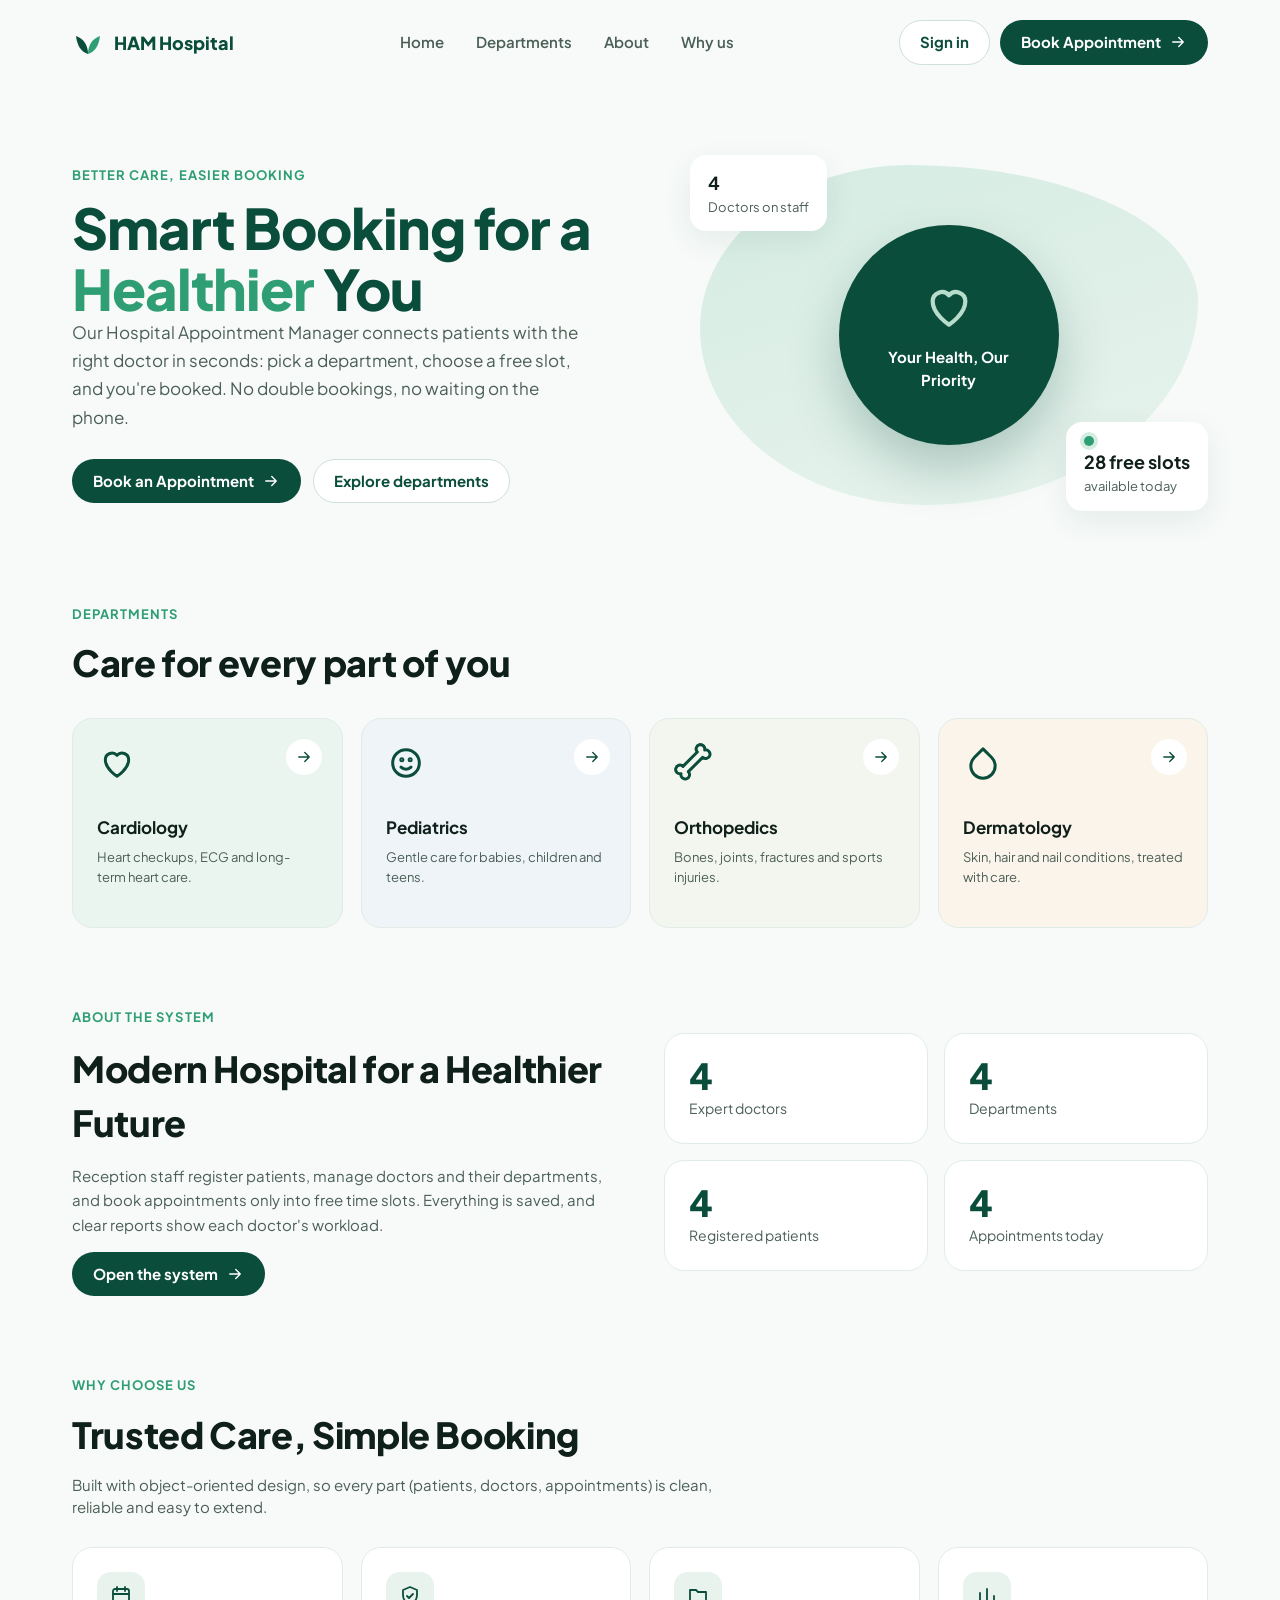
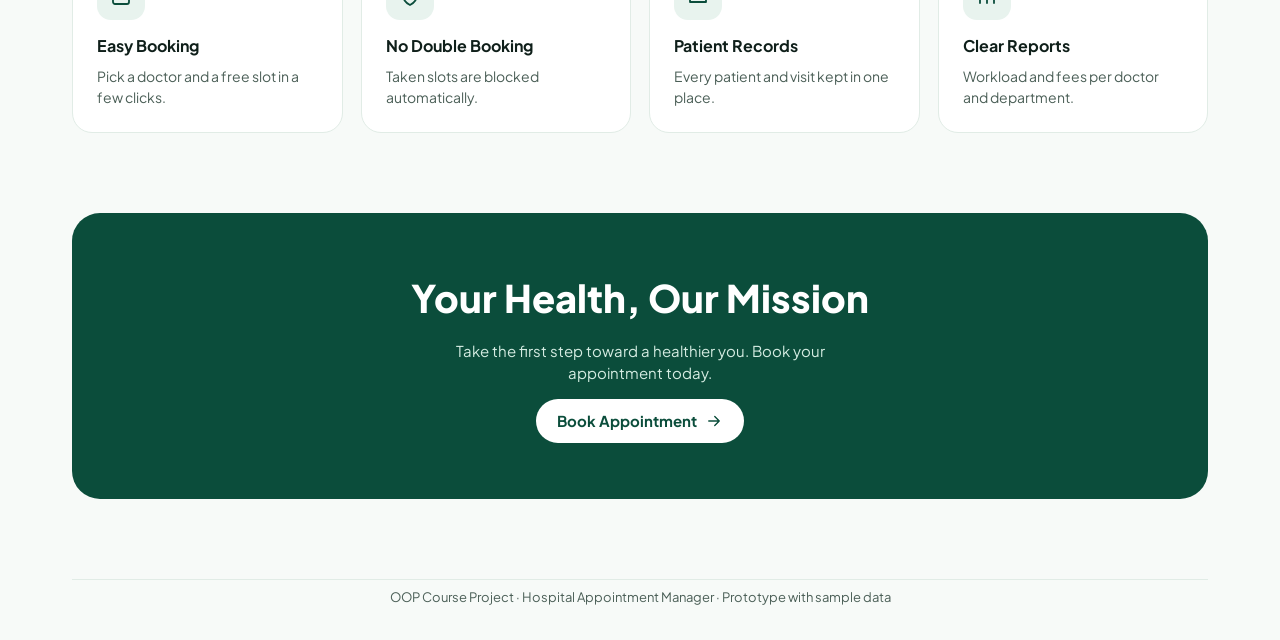
<file: index.html>
<!doctype html>
<html lang="en">
<head>
  <meta charset="utf-8">
  <meta name="viewport" content="width=device-width, initial-scale=1">
  <title>HAM Hospital – Hospital Appointment Manager</title>
  <link rel="icon" href="assets/images/logo.svg" type="image/svg+xml">
  <!-- Owner: Mohamed Hazem (Team Leader). Single page: the Router swaps what is inside #app. -->
  <link rel="preconnect" href="https://fonts.googleapis.com">
  <link rel="stylesheet" href="https://fonts.googleapis.com/css2?family=Plus+Jakarta+Sans:wght@400;500;600;700;800&family=Caveat:wght@600&display=swap">
  <link rel="stylesheet" href="css/theme.css">
  <link rel="stylesheet" href="css/animations.css">
  <link rel="stylesheet" href="css/responsive.css">
  <link rel="stylesheet" href="css/views/home.css">
  <link rel="stylesheet" href="css/views/auth.css">
  <link rel="stylesheet" href="css/views/dashboard.css">
  <link rel="stylesheet" href="css/views/patients.css">
  <link rel="stylesheet" href="css/views/doctors.css">
  <link rel="stylesheet" href="css/views/booking.css">
  <link rel="stylesheet" href="css/views/reports.css">
  <link rel="stylesheet" href="css/views/stats.css">
</head>
<body>
  <div id="layout" class="layout">
    <aside id="sidebar" class="sidebar" hidden></aside>
    <main id="app" class="app" tabindex="-1">Loading…</main>
  </div>
  <div id="toast-root" aria-live="polite"></div>
  <div id="modal-root"></div>
  <script type="module" src="js/app.js"></script>
</body>
</html>
</file>
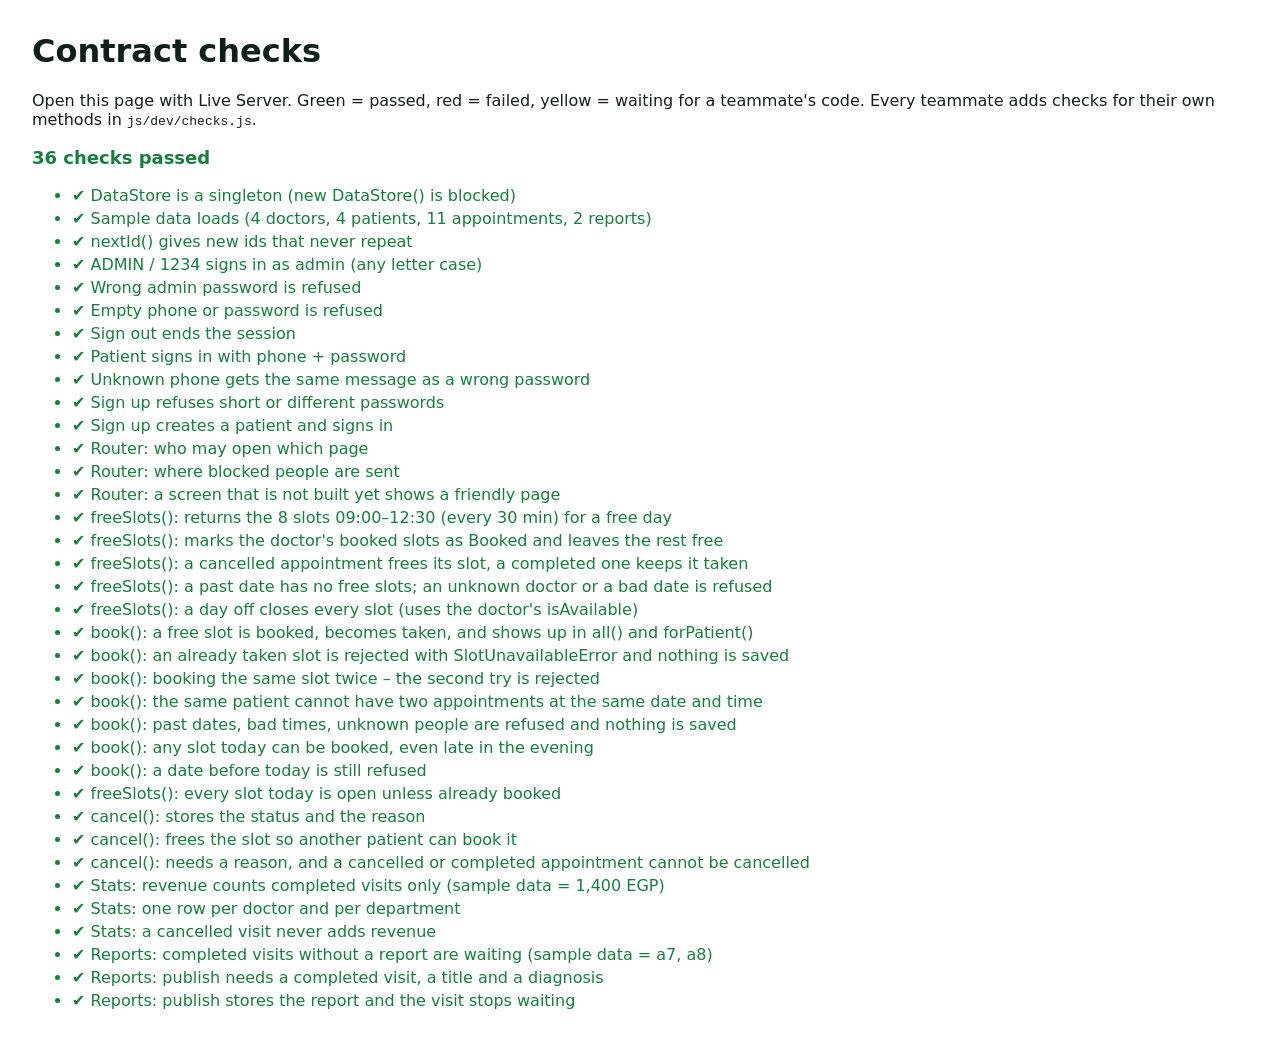
<file: tests.html>
<!doctype html>
<html lang="en">
<head>
  <meta charset="utf-8">
  <title>HAM – contract checks</title>
  <link rel="icon" href="assets/images/logo.svg" type="image/svg+xml">
  <style>
    body { font-family: system-ui, sans-serif; margin: 32px; color: #0F1F1A; }
    li { margin: 4px 0; } .pass { color: #15803D; } .fail { color: #B91C1C; font-weight: 700; } .wait { color: #92400E; }
    #summary { font-size: 18px; font-weight: 700; }
  </style>
</head>
<body>
  <h1>Contract checks</h1>
  <p>Open this page with Live Server. Green = passed, red = failed, yellow = waiting for a teammate's code. Every teammate adds checks for their own methods in <code>js/dev/checks.js</code>.</p>
  <p id="summary">Running…</p>
  <ul id="results"></ul>
  <script type="module" src="js/dev/checks.js"></script>
</body>
</html>
</file>
<file: css/theme.css>
/* Owner: Mohammed Wagdy Abdellalem (GUI general)
   The look of the whole app: colours, fonts, the page layout, the sidebar and the shared
   pieces (buttons, inputs, cards, badges, messages). Screens add their own file in css/views/.
   Colours and fonts come from the prototype. Other screens read these variables
   (--green, --mint, --ink …) and keep a fallback of their own. */

:root {
  /* Colours */
  --green: #0b4d3b;        /* main brand colour: buttons, sidebar, headings */
  --green-dark: #083b2d;   /* hover on green buttons */
  --green-mid: #0e7a52;
  --green-soft: #2f9e74;
  --mint: #e8f3ee;         /* light green backgrounds */
  --mint-deep: #d5ece2;
  --ink: #0f1f1a;          /* body text */
  --muted: #4b5f57;        /* secondary text (passes 4.5:1 on white) */
  --line: #e1ece6;         /* borders */
  --field-line: #cfe0d8;   /* input borders */
  --card: #ffffff;
  --page: #f7faf8;         /* page background */
  --ok: #15803d;
  --warn: #b45309;
  --danger: #b91c1c;

  /* Shape and type */
  --radius: 16px;
  --radius-small: 10px;
  --shadow: 0 10px 30px rgba(11, 77, 59, 0.08);
  --font: 'Plus Jakarta Sans', system-ui, -apple-system, 'Segoe UI', sans-serif;
  --sidebar-width: 248px;
}

/* ---------- Base ---------- */
*, *::before, *::after { box-sizing: border-box; }
html { -webkit-text-size-adjust: 100%; }
body {
  margin: 0;
  font-family: var(--font);
  font-size: 15px;
  line-height: 1.5;
  color: var(--ink);
  background: var(--page);
}
img { max-width: 100%; display: block; }
a { color: var(--green); }
a:hover { color: var(--green-dark); }
button, input, select, textarea { font: inherit; color: inherit; }
[hidden] { display: none !important; }
:focus-visible { outline: 3px solid rgba(47, 158, 116, 0.55); outline-offset: 2px; }

/* ---------- Layout: sidebar (after sign in) + the page ---------- */
.layout { display: flex; min-height: 100vh; }
.app { flex: 1 1 auto; min-width: 0; outline: none; }

/* ---------- Sidebar (Wagdy's Sidebar.js) ---------- */
.sidebar {
  position: sticky;
  top: 0;
  height: 100vh;
  width: var(--sidebar-width);
  flex: 0 0 var(--sidebar-width);
  display: flex;
  flex-direction: column;
  gap: 24px;
  padding: 24px 16px;
  background: var(--card);
  border-right: 1px solid var(--line);
  overflow-y: auto;
}
.sidebar__brand { display: flex; align-items: center; gap: 10px; padding: 0 8px; font-size: 17px; color: var(--green); }
.sidebar__nav ul { list-style: none; margin: 0; padding: 0; display: flex; flex-direction: column; gap: 4px; }
.sidebar__link {
  display: flex;
  align-items: center;
  min-height: 44px;
  padding: 10px 14px;
  border-radius: 12px;
  color: var(--muted);
  font-weight: 600;
  text-decoration: none;
  transition: background-color 0.2s ease, color 0.2s ease;
}
.sidebar__link:hover { background: var(--mint); color: var(--green); }
.sidebar__link.is-active { background: var(--green); color: #fff; }
.sidebar__user { margin-top: auto; display: flex; flex-direction: column; gap: 10px; padding: 14px; border-radius: 14px; background: var(--mint); }
.sidebar__user p { margin: 0; font-size: 13px; color: var(--muted); }
.sidebar__user strong { color: var(--ink); }
.sidebar__role { display: inline-block; margin-left: 4px; padding: 1px 8px; border-radius: 999px; background: #fff; color: var(--green); font-size: 11px; font-weight: 700; }

/* ---------- Buttons ---------- */
.btn {
  display: inline-flex;
  align-items: center;
  justify-content: center;
  gap: 8px;
  min-height: 44px;
  padding: 10px 20px;
  border: 1px solid transparent;
  border-radius: 999px;
  background: var(--green);
  color: #fff;
  font-weight: 700;
  text-decoration: none;
  cursor: pointer;
  transition: transform 0.18s ease, box-shadow 0.25s ease, background-color 0.25s ease;
}
.btn:hover { background: var(--green-dark); color: #fff; transform: translateY(-1px); box-shadow: 0 8px 18px rgba(11, 77, 59, 0.18); }
.btn:active { transform: translateY(0); }
.btn--ghost { background: #fff; color: var(--green); border-color: var(--field-line); }
.btn--ghost:hover { background: var(--mint); color: var(--green); }
.btn--light { background: #fff; color: var(--green); }
.btn--light:hover { background: var(--mint); color: var(--green); }
.btn--danger { background: var(--danger); }
.btn[disabled] { opacity: 0.5; cursor: not-allowed; transform: none; box-shadow: none; }

/* ---------- Form fields ---------- */
.field { display: flex; flex-direction: column; gap: 6px; }
.field label { font-size: 13px; font-weight: 700; }
.input, .select, .textarea {
  width: 100%;
  min-height: 44px;
  padding: 10px 14px;
  border: 1px solid var(--field-line);
  border-radius: 12px;
  background: #fff;
}
.input:focus, .select:focus, .textarea:focus { outline: none; border-color: var(--green); box-shadow: 0 0 0 3px rgba(11, 77, 59, 0.12); }

/* ---------- Cards, badges, small text ---------- */
.card { background: var(--card); border: 1px solid var(--line); border-radius: var(--radius); padding: 20px; box-shadow: var(--shadow); }
.badge { display: inline-flex; align-items: center; padding: 3px 10px; border-radius: 999px; font-size: 12px; font-weight: 700; background: var(--mint); color: var(--green); }
.badge--scheduled { background: #e6eef7; color: #1d4ed8; }
.badge--completed { background: #e3f4ea; color: var(--ok); }
.badge--cancelled { background: #f1f3f2; color: #4b5563; }
.muted { color: var(--muted); }

/* ---------- Messages (Toast / Modal roots) ---------- */
#toast-root { position: fixed; top: 16px; right: 16px; z-index: 100; display: flex; flex-direction: column; gap: 8px; }
#modal-root:empty { display: none; }

/* ---------- Phones ---------- */
@media (max-width: 860px) {
  .layout { flex-direction: column; }
  .sidebar {
    position: static;
    height: auto;
    width: 100%;
    flex: none;
    gap: 12px;
    border-right: 0;
    border-bottom: 1px solid var(--line);
  }
  .sidebar__nav ul { flex-direction: row; flex-wrap: wrap; }
  .sidebar__user { flex-direction: row; align-items: center; justify-content: space-between; margin-top: 0; }
}

@media (prefers-reduced-motion: reduce) {
  *, *::before, *::after { animation: none !important; transition: none !important; }
}
</file>
<file: css/animations.css>
/* Owner: Belal Mohamed Ahmed (GUI general) – animations, Toast and Modal styles */
@keyframes fadeUp   {from{opacity:0;transform:translateY(18px)}to{opacity:1;transform:none}}
@keyframes pop      {0%{opacity:0;transform:scale(.88)}70%{transform:scale(1.03)}100%{opacity:1;transform:scale(1)}}
@keyframes slideDown{from{opacity:0;transform:translateY(-24px)}to{opacity:1;transform:none}}
@keyframes float    {0%,100%{transform:translateY(0)}50%{transform:translateY(-10px)}}
@keyframes grow     {from{transform:scaleX(0)}to{transform:scaleX(1)}}
@keyframes pulse    {0%,100%{transform:scale(1)}50%{transform:scale(1.08)}}
@keyframes ripple   {to{transform:scale(4);opacity:0}}
@keyframes morph    {0%,100%{border-radius:60% 40% 55% 45%/50% 55% 45% 50%}
                     50%{border-radius:42% 58% 40% 60%/58% 42% 58% 42%}}
@keyframes fadeOut  {to{opacity:0;transform:translateY(-10px)}}

.anim-fadeUp{animation:fadeUp .55s cubic-bezier(.2,.7,.2,1) both}
.anim-pop{animation:pop .35s ease-out both}
.anim-slideDown{animation:slideDown .4s ease-out both}
.anim-float{animation:float 4s ease-in-out infinite}
.anim-grow{transform-origin:left;animation:grow .8s ease-out both}
.anim-pulse{animation:pulse 2.2s ease-in-out infinite}
.anim-morph{animation:morph 9s ease-in-out infinite}

/* buttons: ripple + press down, cards: hover lift */
button,.btn{position:relative;overflow:hidden;transition:transform .12s,box-shadow .2s}
button:active,.btn:active{transform:scale(.96)}
.ripple-dot{position:absolute;width:20px;height:20px;border-radius:50%;background:currentColor;
  opacity:.28;transform:scale(0);animation:ripple .6s ease-out forwards;pointer-events:none}
.card,.lift{transition:transform .25s,box-shadow .25s}
.card:hover,.lift:hover{transform:translateY(-4px);box-shadow:0 12px 28px rgba(11,79,60,.12)}

/* reduce motion */
@media (prefers-reduced-motion:reduce){
  *,*::before,*::after{animation-duration:.001ms!important;animation-iteration-count:1!important;
    transition-duration:.001ms!important;scroll-behavior:auto!important}
}

/* ---- Toast ---- */
#toast-root{position:fixed;top:16px;left:50%;right:auto;transform:translateX(-50%);z-index:2000;display:flex;flex-direction:column;gap:8px;width:min(520px,92vw);pointer-events:none}
.toast{pointer-events:auto}
.toast{display:flex;justify-content:space-between;align-items:center;gap:12px;padding:12px 16px;border-radius:12px;font-size:.9rem;border:1px solid}
.toast-ok{background:#eafaf1;color:#0b6b3a;border-color:#bfe8d2}
.toast-err{background:#fdecea;color:#b3261e;border-color:#f5c2be}
.toast-x{background:none;border:0;color:inherit;font-size:1.2rem;cursor:pointer;padding:0 4px;line-height:1}

/* ---- Modal ---- */
.modal-backdrop{position:fixed;inset:0;background:rgba(5,15,12,.65);display:flex;align-items:center;justify-content:center;z-index:1500;padding:16px}
.modal-box{position:relative;background:#fff;color:var(--ink,#0d2a22);border-radius:20px;padding:24px;max-width:720px;width:100%;max-height:90vh;overflow:auto;outline:none}
.modal-box.modal-dark{background:#0f1f1a;color:#fff;padding:0}
.modal-x{position:absolute;top:12px;right:12px;width:34px;height:34px;border-radius:50%;border:0;background:#eef3f0;color:#0d2a22;font-size:1.2rem;cursor:pointer;z-index:2}
.modal-dark .modal-x{background:#fff}
/* dialogs that already draw their own card (Malak's CancelDialog .cd) fit the Modal box */
.modal-box:has(> .cd){max-width:460px;padding:0}
.modal-box > .cd{max-width:none;padding-top:28px}
</file>
<file: css/responsive.css>
/* Owner: Belal Mohamed Ahmed (GUI general) – phone layout
   Rules that help EVERY screen on phones and touch screens. Each screen's own CSS
   (home.css, booking.css, stats.css …) still handles its own grid; this file only adds
   what all of them need, using the real class names from our app. */

/* Touch screens have no hover: don't leave cards "lifted" after a tap (animations.css). */
@media (hover: none) {
  .card:hover, .lift:hover { transform: none; box-shadow: none; }
}

@media (max-width: 860px) {
  /* Long names or e-mails wrap instead of pushing the page wider than the phone. */
  .app h1, .app h2, .app p, .app td, .app label { overflow-wrap: anywhere; }
  .app img, .app svg { max-width: 100%; height: auto; }
}

@media (max-width: 720px) {
  /* 16px text in fields stops iPhones from zooming in when you tap a field. */
  .app input, .app select, .app textarea { font-size: 16px; }

  /* Dialogs become a sheet at the bottom of the screen, easy to reach with a thumb. */
  .modal-backdrop { align-items: flex-end; padding: 0; }
  .modal-box { max-width: none !important; border-radius: 20px 20px 0 0; max-height: 88vh; }
  .modal-box > .cd { border-radius: 20px 20px 0 0; padding-bottom: 28px; }

  /* Messages use the full width at the top. */
  #toast-root { top: 10px; width: calc(100vw - 20px); }
}

@media (max-width: 480px) {
  .modal-box { padding: 16px; }
  .modal-box:has(> .cd) { padding: 0; }
  /* Buttons in a row of actions stack and fill the width, so they are easy to tap. */
  .cd__actions { flex-direction: column-reverse; }
  .cd__actions .ap-btn { width: 100%; }
}
</file>
<file: css/views/home.css>
/* Owner: Mohammed Wagdy Abdellalem & Belal Mohamed Ahmed (GUI general) – Home page.
   Every class starts with home- so nothing clashes with other screens.
   Colours come from theme.css (--green, --mint …). */

.home {
  max-width: 1200px;
  margin: 0 auto;
  padding: 20px 32px 32px;
  display: flex;
  flex-direction: column;
  gap: 80px;
}
.home h1, .home h2, .home h3, .home p { margin: 0; }
.home-icon { flex: none; }

/* ---------- Menu ---------- */
.home-nav { display: flex; align-items: center; justify-content: space-between; gap: 16px; flex-wrap: wrap; }
.home-brand { display: flex; align-items: center; gap: 10px; font-size: 18px; font-weight: 800; color: var(--green); text-decoration: none; }
.home-nav__links { display: flex; gap: 4px; flex-wrap: wrap; }
.home-nav__links button {
  min-height: 44px; padding: 8px 14px; border: 0; border-radius: 999px; background: transparent;
  color: var(--muted); font-weight: 600; cursor: pointer;
}
.home-nav__links button:hover { background: var(--mint); color: var(--green); }
.home-nav__actions { display: flex; gap: 10px; flex-wrap: wrap; }

/* ---------- Hero ---------- */
.home-hero { display: grid; grid-template-columns: 1.1fr 1fr; gap: 48px; align-items: center; scroll-margin-top: 20px; }
.home-eyebrow { color: var(--green-soft); font-weight: 700; font-size: 13px; letter-spacing: 0.08em; text-transform: uppercase; }
.home-hero h1 { margin-top: 12px; font-size: clamp(34px, 5vw, 56px); line-height: 1.08; letter-spacing: -0.02em; color: var(--green); font-weight: 800; }
.home-hero h1 span { color: var(--green-soft); }
.home-lead { margin-top: 18px; max-width: 520px; color: var(--muted); font-size: 17px; line-height: 1.65; }
.home-hero__actions { margin-top: 28px; display: flex; gap: 12px; flex-wrap: wrap; }

.home-hero__art { position: relative; min-height: 380px; }
.home-hero__blob {
  position: absolute; inset: 20px 10px;
  border-radius: 42% 58% 55% 45% / 48% 40% 60% 52%;
  background: linear-gradient(160deg, var(--mint-deep), var(--mint));
  animation: home-morph 9s ease-in-out infinite;
}
.home-hero__badge {
  position: absolute; inset: 0; margin: auto; width: 220px; height: 220px;
  display: flex; flex-direction: column; align-items: center; justify-content: center; gap: 12px; text-align: center;
  border-radius: 50%; background: var(--green); color: #fff; font-weight: 700; padding: 24px;
  box-shadow: 0 24px 50px rgba(11, 77, 59, 0.25);
}
.home-hero__badge .home-icon { color: #b8dccb; }
.home-float {
  position: absolute; display: flex; flex-direction: column; gap: 2px;
  padding: 14px 18px; border-radius: 16px; background: #fff; box-shadow: var(--shadow);
  font-size: 13px; color: var(--muted); animation: home-float 4.5s ease-in-out infinite;
  z-index: 2;
}
.home-float strong { font-size: 18px; color: var(--ink); }
.home-float--a { top: 10px; left: 0; }
.home-float--b { bottom: 14px; right: 0; animation-delay: -2s; }
.home-dot { width: 10px; height: 10px; border-radius: 50%; background: var(--green-soft); box-shadow: 0 0 0 4px rgba(47, 158, 116, 0.2); }

/* ---------- Sections ---------- */
.home-section { display: flex; flex-direction: column; gap: 12px; scroll-margin-top: 20px; }
.home-section h2 { font-size: clamp(26px, 3.4vw, 36px); letter-spacing: -0.01em; font-weight: 800; }
.home-section__lead { max-width: 640px; color: var(--muted); }

/* Departments */
.home-depts { list-style: none; margin: 16px 0 0; padding: 0; display: grid; grid-template-columns: repeat(auto-fill, minmax(220px, 1fr)); gap: 18px; }
.home-dept {
  position: relative; width: 100%; height: 100%; min-height: 210px; padding: 24px;
  display: flex; flex-direction: column; align-items: flex-start; gap: 8px; text-align: left;
  border: 1px solid var(--line); border-radius: 20px; background: var(--tint, var(--mint)); cursor: pointer;
  transition: transform 0.3s cubic-bezier(0.2, 0.8, 0.2, 1), box-shadow 0.3s;
}
.home-dept:hover { transform: translateY(-6px); box-shadow: 0 18px 36px rgba(11, 77, 59, 0.12); }
.home-dept__icon { color: var(--green); margin-bottom: 18px; }
.home-dept__name { font-size: 17px; font-weight: 700; color: var(--ink); }
.home-dept__text { color: var(--muted); font-size: 13px; line-height: 1.5; }
.home-dept__go { position: absolute; top: 20px; right: 20px; width: 36px; height: 36px; display: grid; place-items: center; border-radius: 50%; background: #fff; color: var(--green); }

/* About */
.home-about { flex-direction: row; flex-wrap: wrap; align-items: center; gap: 48px; }
.home-about__text { flex: 1 1 380px; display: flex; flex-direction: column; gap: 14px; align-items: flex-start; }
.home-about__text p:not(.home-eyebrow) { color: var(--muted); line-height: 1.65; }
.home-stats { flex: 1 1 380px; display: grid; grid-template-columns: repeat(2, 1fr); gap: 16px; }
.home-stat { display: flex; flex-direction: column; gap: 4px; padding: 24px; border-radius: 20px; background: #fff; border: 1px solid var(--line); }
.home-stat strong { font-size: 36px; font-weight: 800; color: var(--green); line-height: 1; }
.home-stat span { color: var(--muted); font-size: 14px; }

/* Why us */
.home-reasons { list-style: none; margin: 16px 0 0; padding: 0; display: grid; grid-template-columns: repeat(auto-fill, minmax(220px, 1fr)); gap: 18px; }
.home-reason { display: flex; flex-direction: column; gap: 8px; padding: 24px; border-radius: 20px; background: #fff; border: 1px solid var(--line); }
.home-reason__icon { width: 48px; height: 48px; display: grid; place-items: center; border-radius: 14px; background: var(--mint); color: var(--green); margin-bottom: 6px; }
.home-reason h3 { font-size: 16px; }
.home-reason p { color: var(--muted); font-size: 14px; }

/* Call to action + footer */
.home-cta {
  display: flex; flex-direction: column; align-items: center; gap: 14px; text-align: center;
  padding: 56px 24px; border-radius: 28px; background: var(--green); color: #fff;
}
.home-cta h2 { font-size: clamp(26px, 3.4vw, 38px); font-weight: 800; }
.home-cta p { color: #d5ece2; max-width: 460px; }
.home-footer { text-align: center; color: var(--muted); font-size: 13px; padding-top: 8px; border-top: 1px solid var(--line); }

/* ---------- Motion ---------- */
@keyframes home-float { 0%, 100% { transform: translateY(0); } 50% { transform: translateY(-10px); } }
@keyframes home-morph {
  0%, 100% { border-radius: 42% 58% 55% 45% / 48% 40% 60% 52%; }
  50% { border-radius: 58% 42% 45% 55% / 40% 58% 42% 60%; }
}

/* ---------- Phones ---------- */
@media (max-width: 860px) {
  .home { padding: 16px; gap: 56px; }
  .home-hero { grid-template-columns: 1fr; }
  .home-hero__art { min-height: 300px; }
  .home-hero__badge { width: 170px; height: 170px; font-size: 13px; }
  .home-nav__links { order: 3; width: 100%; }
}
</file>
<file: css/views/auth.css>
/* Owner: Nourhan Alaa Eldin & Rotage Waleed Ahmed (Login & Dashboard) – Sign in and Create account screens.
   Every class starts with "auth" so nothing clashes with other screens. */

.auth {
  --auth-green: #0b4d3b;
  --auth-mint: #e8f3ee;
  --auth-ink: #10231c;
  --auth-muted: #5b6b65;
  --auth-line: #e3ebe7;
  --auth-field: #f6f8f7;
  --auth-danger: #b42323;

  min-height: 100vh;
  display: grid;
  place-items: center;
  padding: 32px 20px;
  box-sizing: border-box;
  color: var(--auth-ink);
  font-family: 'Plus Jakarta Sans', system-ui, sans-serif;
}

.auth *,
.auth *::before,
.auth *::after {
  box-sizing: border-box;
}

.auth h1,
.auth h2,
.auth p {
  margin: 0;
}

.auth-card {
  width: min(100%, 880px);
  display: grid;
  grid-template-columns: .93fr 1fr;
  background: white;
  border-radius: 24px;
  overflow: hidden;
  box-shadow: 0 24px 60px rgba(11,77,59,.14);
}

.auth-panel {
  display: grid;
  grid-template-rows: auto 1fr auto;
  gap: 24px;
  padding: 32px 34px;
  background: var(--auth-green);
  color: white;
}

.auth-brand {
  display: flex;
  align-items: center;
  gap: 10px;
  font-size: 15px;
}

.auth-panel__body {
  align-self: center;
}

.auth-headline {
  font-size: 32px;
  font-weight: 800;
  line-height: 1.12;
}

.auth-headline span {
  color: #7ed9b0;
}

.auth-lead {
  margin-top: 14px;
  max-width: 300px;
  font-size: 12.5px;
  line-height: 1.65;
  color: rgba(255,255,255,.78);
}

.auth-tagline {
  font-family: Georgia, serif;
  font-size: 30px;
  font-weight: 600;
}

.auth-main {
  padding: 28px 34px;
  display: flex;
  flex-direction: column;
}

.auth-back {
  align-self: flex-start;
  margin-bottom: 16px;
  font-size: 12px;
  font-weight: 700;
  color: var(--auth-green);
  text-decoration: none;
}

.auth-tabs {
  display: grid;
  grid-template-columns: 1fr 1fr;
  gap: 4px;
  margin-bottom: 22px;
  padding: 4px;
  border-radius: 999px;
  background: var(--auth-mint);
}

.auth-tab {
  padding: 10px 12px;
  border-radius: 999px;
  text-align: center;
  font-size: 12px;
  font-weight: 700;
  color: var(--auth-green);
  text-decoration: none;
}

.auth-tab.is-active {
  background: white;
}

.auth-title {
  font-size: 24px;
  font-weight: 800;
}

.auth-subtitle {
  margin: 3px 0 18px !important;
  font-size: 12px;
  color: var(--auth-muted);
}

.auth-form {
  display: flex;
  flex-direction: column;
  gap: 14px;
}

.auth-field {
  display: flex;
  flex-direction: column;
  gap: 6px;
  min-width: 0;
}

.auth-field label {
  font-size: 12px;
  font-weight: 700;
}

.auth-row {
  display: grid;
  grid-template-columns: 1.6fr 1fr;
  gap: 14px;
}

.auth-input {
  width: 100%;
  padding: 12px 14px;
  font: inherit;
  font-size: 13px;
  color: var(--auth-ink);
  background: var(--auth-field);
  border: 1px solid var(--auth-line);
  border-radius: 12px;
}

.auth-input:focus {
  outline: none;
  background: white;
  border-color: var(--auth-green);
  box-shadow: 0 0 0 3px rgba(11,77,59,.12);
}

.auth-input[aria-invalid="true"] {
  border-color: #e39a9a;
}

.auth-error {
  padding: 10px 12px;
  font-size: 12px;
  color: var(--auth-danger);
  background: #fdeeee;
  border: 1px solid #f6caca;
  border-radius: 10px;
}

.auth-error[hidden] {
  display: none;
}

.auth-submit {
  margin-top: 2px;
  padding: 14px;
  font: inherit;
  font-size: 13px;
  font-weight: 700;
  color: white;
  background: var(--auth-green);
  border: 0;
  border-radius: 999px;
  cursor: pointer;
  transition: .2s;
}

.auth-submit:hover {
  background: #0a3f31;
  transform: translateY(-1px);
}

.auth-switch {
  margin-top: 16px !important;
  text-align: center;
  font-size: 12px;
  color: var(--auth-muted);
}

.auth-switch a {
  font-weight: 800;
  color: var(--auth-green);
}

.auth-demo {
  margin-top: 10px !important;
  text-align: center;
  font-size: 11px;
  color: var(--auth-muted);
}

@media (max-width:760px) {
  .auth {
    padding: 16px 12px;
    place-items: start center;
  }

  .auth-card {
    grid-template-columns: 1fr;
  }

  .auth-panel {
    grid-template-rows: auto auto;
    gap: 14px;
    padding: 20px 22px;
  }

  .auth-headline {
    font-size: 24px;
  }

  .auth-lead,
  .auth-tagline {
    display: none;
  }

  .auth-main {
    padding: 22px;
  }
}
</file>
<file: css/views/dashboard.css>
/* Owner: Nourhan Alaa Eldin & Rotage Waleed Ahmed (Login & Dashboard) – Admin dashboard */
 /* Owner: Nourhan Alaa Eldin & Rotage Waleed Ahmed (Login & Dashboard) – Admin dashboard
   Every class starts with "dash" so nothing clashes with other screens.
   Colours come from theme.css (--green, --mint …); the second value is only a fallback
   while the theme is not finished. */

.dash {
  --dash-green: var(--green, #0b4d3b);
  --dash-mint: var(--mint, #e8f3ee);
  --dash-ink: var(--ink, #10231c);
  --dash-muted: var(--muted, #5b6b65);
  --dash-line: var(--line, #e3ebe7);
  --dash-card: var(--card, #ffffff);

  color: var(--dash-ink);
  font-family: 'Plus Jakarta Sans', system-ui, sans-serif;
  font-size: 12px;
  padding: 22px 28px 20px 26px;
}

.dash h1,
.dash h2,
.dash p,
.dash ul {
  margin: 0;
  padding: 0;
}

.dash ul {
  list-style: none;
}

/* ---------- Header ---------- */
.dash__header {
  display: flex;
  align-items: flex-end;
  justify-content: space-between;
  gap: 16px;
  margin-bottom: 14px;
}

.dash__title {
  font-size: 24px;
  font-weight: 800;
  line-height: 1.15;
  letter-spacing: -0.02em;
}

.dash__subtitle {
  margin-top: 3px;
  font-size: 11px;
  color: var(--dash-muted);
}

.dash__date {
  font-size: 11px;
  color: var(--dash-muted);
  white-space: nowrap;
}

/* ---------- Number tiles ---------- */
.dash-tiles {
  display: grid;
  grid-template-columns: repeat(4, 1fr);
  gap: 14px;
  margin-bottom: 16px;
}

.dash-tile,
.dash-card {
  background: var(--dash-card);
  border: 1px solid var(--dash-line);
  border-radius: 20px;
}

.dash-tile {
  padding: 14px 16px 12px;
}

.dash-tile__label {
  font-size: 11px;
  color: var(--dash-muted);
}

.dash-tile__value {
  margin-top: 3px;
  font-size: 26px;
  font-weight: 700;
  line-height: 1.2;
}

/* ---------- Buttons ---------- */
.dash-actions {
  display: flex;
  flex-wrap: wrap;
  gap: 10px;
  margin-bottom: 18px;
}

.dash-btn {
  font: inherit;
  font-size: 11px;
  font-weight: 600;
  padding: 9px 14px;
  border-radius: 999px;
  border: 1px solid var(--dash-line);
  background: var(--dash-card);
  color: var(--dash-ink);
  cursor: pointer;
  transition: background-color 0.15s ease, transform 0.15s ease, box-shadow 0.15s ease;
}

.dash-btn:hover {
  transform: translateY(-1px);
  box-shadow: 0 4px 10px rgba(11, 77, 59, 0.12);
}

.dash-btn:focus-visible,
.dash-link:focus-visible {
  outline: 2px solid var(--dash-green);
  outline-offset: 2px;
}

.dash-btn--primary {
  background: var(--dash-green);
  border-color: var(--dash-green);
  color: #ffffff;
}

.dash-btn--primary:hover {
  background: #0a3f31;
}

.dash-btn--ghost:hover {
  background: var(--dash-mint);
}

.dash-btn--warn {
  background: #fff1e4;
  border-color: #f6d3b0;
  color: #a8401a;
}

.dash-btn--warn:hover {
  background: #ffe6d0;
}

.dash-btn--small {
  padding: 9px 14px;
  font-size: 11px;
}

/* ---------- Cards ---------- */
.dash-grid {
  display: grid;
  grid-template-columns: 1fr 1fr;
  gap: 16px;
  align-items: start;
  margin-bottom: 16px;
}

.dash-card {
  padding: 21px 16px 6px;
}

.dash-card--wide {
  padding: 16px 16px 4px;
}

.dash-card__header {
  display: flex;
  align-items: center;
  justify-content: space-between;
  gap: 12px;
}

.dash-card__title {
  font-size: 13.5px;
  font-weight: 700;
}

.dash-link {
  font: inherit;
  font-size: 11px;
  font-weight: 700;
  color: var(--dash-green);
  background: none;
  border: 0;
  padding: 4px 2px;
  cursor: pointer;
}

.dash-link:hover {
  text-decoration: underline;
}

/* ---------- Lists (registrations + waiting for a report) ---------- */
.dash-list {
  margin-top: 28px;
}

.dash-row {
  display: flex;
  align-items: center;
  gap: 12px;
  padding: 6px 0 15px;
  border-top: 1px solid var(--dash-line);
}

.dash-row--report {
  justify-content: space-between;
}

.dash-avatar {
  flex: none;
  display: grid;
  place-items: center;
  width: 32px;
  height: 32px;
  border-radius: 50%;
  background: var(--dash-mint);
  color: var(--dash-green);
  font-size: 12px;
  font-weight: 700;
}

.dash-row__main {
  display: flex;
  flex-direction: column;
  min-width: 0;
  flex: 1;
}

.dash-row__title {
  font-size: 11px;
  font-weight: 700;
}

.dash-row__sub {
  font-size: 10.5px;
  color: var(--dash-muted);
}

.dash-row__when {
  font-size: 10.5px;
  font-weight: 700;
  color: var(--dash-green);
  white-space: nowrap;
}

/* ---------- Today's appointments table ---------- */
.dash-table {
  width: 100%;
  margin-top: 9px;
  border-collapse: collapse;
  table-layout: fixed;
  font-size: 11px;
  line-height: 1.35;
}

.dash-table td {
  padding: 10px 0;
  border-bottom: 1px solid var(--dash-line);
}

/* column widths (<colgroup> in the view) follow the prototype */
.dash-col--time { width: 9%; }
.dash-col--patient { width: 29%; }
.dash-col--doctor { width: 29%; }
.dash-col--department { width: 20%; }
.dash-col--status { width: 13%; }

.dash-table__time {
  font-weight: 700;
}

.dash-table__muted {
  color: var(--dash-muted);
}

.dash-table__status {
  text-align: left;
}

/* ---------- Status badges ---------- */
.dash-badge {
  display: inline-block;
  padding: 3px 10px;
  border-radius: 999px;
  font-size: 9px;
  line-height: 1.2;
  font-weight: 700;
  background: #e8effd;
  color: #2650c7;
}

.dash-badge--completed {
  background: #def3e8;
  color: #1c7a4d;
}

.dash-badge--cancelled {
  background: #fde7e7;
  color: #b42323;
}

/* ---------- Misc ---------- */
.dash-empty {
  padding: 14px 0;
  color: var(--dash-muted);
  font-size: 12px;
}

.dash__note {
  margin-top: 4px;
  font-size: 10px;
  color: var(--dash-muted);
}

.dash-sr-only {
  position: absolute;
  width: 1px;
  height: 1px;
  overflow: hidden;
  clip: rect(0 0 0 0);
  white-space: nowrap;
}

/* ---------- Smaller windows ---------- */
@media (max-width: 900px) {
  .dash-tiles {
    grid-template-columns: repeat(2, 1fr);
  }

  .dash-grid {
    grid-template-columns: 1fr;
  }
}

@media (max-width: 600px) {
  .dash {
    padding: 16px 14px;
  }

  .dash__header {
    flex-direction: column;
    gap: 4px;
  }

  .dash__date {
    padding-top: 0;
  }

  .dash-card--wide {
    overflow-x: auto;
  }

  .dash-table {
    min-width: 560px;
  }
}
</file>
<file: css/views/patients.css>
/* Owner: Lojaine Ahmed Mohamed (192400271) */
/* ==========================================================
   patients.css  -  Registrations screen (RegistrationsView)
   Everything is scoped under .registrations-view so it cannot
   change teammates' screens. Colours use the project's variables
   from theme.css (--green, --mint, --ink ...); the second value is only a backup.
   ========================================================== */

.registrations-view {
  --reg-green: var(--green, #0e4d3c);
  --reg-green-soft: var(--mint, #e6f0eb);
  --reg-text: var(--ink, #14231d);
  --reg-muted: var(--muted, #6f7f78);
  --reg-line: var(--line, #e3e9e5);
  --reg-surface: var(--card, #ffffff);
  --reg-danger: var(--danger, #c0392b);
  --reg-danger-soft: #f6d9d5;
  --reg-success: var(--ok, #1b7a4f);

  color: var(--reg-text);
  font-size: 14px;
  display: block;
  padding: 28px 32px 40px;
}

/* ---------- Page header ---------- */
.registrations-view .reg-page-header h1 {
  margin: 0;
  font-size: 22px;
  font-weight: 700;
  letter-spacing: -0.01em;
}
.registrations-view .reg-page-header p {
  margin: 2px 0 18px;
  font-size: 12px;
  color: var(--reg-muted);
}

/* ---------- Cards ---------- */
.registrations-view .reg-card {
  background: var(--reg-surface);
  border: 1px solid var(--reg-line);
  border-radius: 18px;
  padding: 18px 20px 20px;
  margin-bottom: 18px;
}
.registrations-view .reg-card-head {
  display: flex;
  align-items: center;
  justify-content: space-between;
  gap: 12px;
  flex-wrap: wrap;
  margin-bottom: 12px;
}
.registrations-view .reg-card-head h2 {
  margin: 0;
  font-size: 14px;
  font-weight: 700;
}

/* ---------- Form ---------- */
.registrations-view .reg-form {
  display: grid;
  grid-template-columns: minmax(0, 1.2fr) minmax(0, 1.2fr) minmax(0, 1fr) minmax(0, 1.1fr) auto;
  gap: 14px;
  align-items: end;
}
.registrations-view .reg-field {
  display: flex;
  flex-direction: column;
  gap: 5px;
  min-width: 0;
}
.registrations-view .reg-field label {
  font-size: 12px;
  font-weight: 600;
}

.registrations-view input,
.registrations-view select {
  font: inherit;
  color: var(--reg-text);
  height: 38px;
  padding: 0 12px;
  background: var(--reg-surface);
  border: 1px solid var(--reg-line);
  border-radius: 10px;
  min-width: 0;
  width: 100%;
  box-sizing: border-box;
}
.registrations-view input::placeholder {
  color: #a3b0aa;
}
.registrations-view input:focus-visible,
.registrations-view select:focus-visible,
.registrations-view button:focus-visible {
  outline: 2px solid var(--reg-green);
  outline-offset: 2px;
}
.registrations-view .is-invalid {
  border-color: var(--reg-danger);
  background: #fff8f7;
}

.registrations-view .reg-form-message {
  margin: 10px 0 0;
  font-size: 12.5px;
}
.registrations-view .reg-form-message:empty {
  display: none; /* no blank gap under the form when there is no message */
}
.registrations-view .reg-form-message.is-error {
  color: var(--reg-danger);
}
.registrations-view .reg-form-message.is-success {
  color: var(--reg-success);
}

/* ---------- Buttons ---------- */
.registrations-view .reg-btn-primary {
  font: inherit;
  font-weight: 600;
  height: 38px;
  padding: 0 28px;
  color: #fff;
  background: var(--reg-green);
  border: 0;
  border-radius: 999px;
  cursor: pointer;
  white-space: nowrap;
}
.registrations-view .reg-btn-primary:hover {
  filter: brightness(1.15);
}

.registrations-view .reg-btn-delete {
  font: inherit;
  font-size: 12px;
  font-weight: 600;
  padding: 4px 12px;
  color: var(--reg-danger);
  background: var(--reg-surface);
  border: 1px solid var(--reg-danger-soft);
  border-radius: 999px;
  cursor: pointer;
}
.registrations-view .reg-btn-delete:hover {
  background: #fdf0ee;
}

/* ---------- Search ---------- */
.registrations-view .reg-search {
  display: flex;
  align-items: center;
  gap: 8px;
  font-size: 12px;
  font-weight: 600;
}
.registrations-view .reg-search input {
  width: 190px;
  height: 32px;
  font-weight: 400;
  border-radius: 999px;
}

/* ---------- Table ---------- */
.registrations-view .reg-table-scroll {
  overflow-x: auto;
}
.registrations-view .reg-table {
  width: 100%;
  border-collapse: collapse;
  min-width: 640px;
}
.registrations-view .reg-table th {
  text-align: left;
  font-size: 10.5px;
  font-weight: 600;
  letter-spacing: 0.06em;
  text-transform: uppercase;
  color: var(--reg-muted);
  padding: 6px 8px 8px 0;
  border-bottom: 1px solid var(--reg-line);
}
.registrations-view .reg-table td {
  padding: 12px 8px 12px 0;
  border-bottom: 1px solid var(--reg-line);
  font-size: 12.5px;
  vertical-align: middle;
}
.registrations-view .reg-table tbody tr:last-child td {
  border-bottom: 0;
}
.registrations-view .reg-table .reg-id {
  color: var(--reg-muted);
}
.registrations-view .reg-table .reg-name {
  font-weight: 700;
}
.registrations-view .reg-registered {
  display: flex;
  align-items: center;
  gap: 8px;
  white-space: nowrap;
  color: var(--reg-muted);
  font-size: 11.5px;
}
.registrations-view .reg-empty {
  text-align: center;
  color: var(--reg-muted);
  padding: 28px 0;
}

/* ---------- Small screens ---------- */
@media (max-width: 860px) {
  .registrations-view {
    padding: 20px 16px 32px;
  }
  .registrations-view .reg-form {
    grid-template-columns: minmax(0, 1fr) minmax(0, 1fr);
  }
  .registrations-view .reg-btn-primary {
    grid-column: 1 / -1;
  }
}
@media (max-width: 520px) {
  .registrations-view .reg-form {
    grid-template-columns: minmax(0, 1fr);
  }
  .registrations-view .reg-search {
    width: 100%;
  }
  .registrations-view .reg-search input {
    flex: 1;
  }
}
</file>
<file: css/views/doctors.css>
/* Owner: Rodina Elsayed Mohamed (Doctor Registration) – Doctors page and the "Not available" dialog
   Every class starts with "dr" so nothing clashes with other screens.
   Colours come from theme.css (--green, --mint …); the second value is only a fallback
   while the theme is not finished. */

.dr,
.dr-dialog {
  --dr-green: var(--green, #0b4d3b);
  --dr-mint: var(--mint, #e8f3ee);
  --dr-ink: var(--ink, #10231c);
  --dr-muted: var(--muted, #5b6b65);
  --dr-line: var(--line, #e3ebe7);
  --dr-card: var(--card, #ffffff);
  --dr-danger: var(--danger, #b91c1c);
  --dr-warn-ink: #9a3412;
  --dr-warn-bg: #fff3e8;
  --dr-warn-line: #f6d9bf;

  color: var(--dr-ink);
  font-family: 'Plus Jakarta Sans', system-ui, sans-serif;
}

/* ---------- Page ---------- */
.dr {
  padding: 22px 28px 28px 26px;
  font-size: 15px;
}

.dr h1,
.dr h2,
.dr h3,
.dr p {
  margin: 0;
}

.dr-head {
  display: flex;
  flex-wrap: wrap;
  align-items: flex-start;
  justify-content: space-between;
  gap: 8px 24px;
  margin-bottom: 20px;
}

.dr-title {
  font-size: 32px;
  line-height: 1.15;
  font-weight: 800;
  letter-spacing: -0.02em;
}

.dr-sub {
  margin-top: 6px;
  color: var(--dr-muted);
}

.dr-today {
  color: var(--dr-muted);
  font-size: 14px;
  padding-top: 8px;
}

.dr-foot {
  margin-top: 26px;
  color: var(--dr-muted);
  font-size: 13px;
}

/* ---------- Buttons (real <button>s) ---------- */
.dr-btn {
  display: inline-flex;
  align-items: center;
  justify-content: center;
  gap: 10px;
  width: 100%;
  min-height: 44px;
  padding: 10px 18px;
  border: 1.5px solid transparent;
  border-radius: 999px;
  font: inherit;
  font-weight: 700;
  cursor: pointer;
  transition: background-color 0.15s ease, border-color 0.15s ease, transform 0.15s ease;
}

.dr-btn:focus-visible,
.dr-field input:focus-visible,
.dr-field select:focus-visible {
  outline: 3px solid var(--dr-green);
  outline-offset: 2px;
}

.dr-btn:disabled {
  opacity: 0.5;
  cursor: not-allowed;
}

.dr-btn--primary {
  background: var(--dr-green);
  color: #fff;
}
.dr-btn--primary:hover { background: var(--green-dark, #083b2d); }

.dr-btn--outline {
  background: #fff;
  color: var(--dr-green);
  border-color: var(--dr-green);
}
.dr-btn--outline:hover { background: var(--dr-mint); }

.dr-btn--upload {
  background: #f6fbf8;
  color: var(--dr-green);
  border: 1.5px dashed #9fcdb9;
}
.dr-btn--upload:hover { background: var(--dr-mint); }

.dr-btn--warn {
  background: var(--dr-warn-bg);
  color: var(--dr-warn-ink);
  border-color: var(--dr-warn-line);
}
.dr-btn--warn:hover { background: #ffe6d0; }

.dr-btn--danger {
  width: auto;
  background: #9a3412;
  color: #fff;
}
.dr-btn--danger:hover:not(:disabled) { background: #7c2a0e; }

/* ---------- Form fields ---------- */
.dr-field {
  display: flex;
  flex-direction: column;
  gap: 8px;
  font-weight: 600;
  min-width: 0;
}

.dr-field input,
.dr-field select {
  width: 100%;
  min-height: 46px;
  padding: 10px 16px;
  border: 1.5px solid var(--field-line, #cfe0d8);
  border-radius: 14px;
  background: #fff;
  color: var(--dr-ink);
  font: inherit;
  font-weight: 400;
  box-sizing: border-box;
}

.dr-field [aria-invalid='true'] {
  border-color: var(--dr-danger);
}

/* ---------- Add doctor (admin) ---------- */
.dr-add {
  background: var(--dr-card);
  border: 1px solid var(--dr-line);
  border-radius: 24px;
  padding: 26px 30px 28px;
  margin-bottom: 26px;
}

.dr-add__title {
  font-size: 20px;
  font-weight: 800;
  margin-bottom: 14px;
}

.dr-add__row {
  display: grid;
  grid-template-columns: repeat(auto-fit, minmax(170px, 1fr));
  gap: 16px;
  align-items: end;
}

/* ---------- Filter by department ---------- */
.dr-filter {
  max-width: 260px;
  margin-bottom: 20px;
}

.dr-empty {
  grid-column: 1 / -1;
  padding: 28px;
  border: 1px dashed var(--dr-line);
  border-radius: 20px;
  color: var(--dr-muted);
  text-align: center;
}

/* ---------- Messages ---------- */
.dr-error {
  margin-top: 14px;
  color: var(--dr-danger);
  font-weight: 600;
}

.dr-status {
  margin-bottom: 18px;
  padding: 12px 16px;
  border-radius: 14px;
  font-weight: 600;
}
.dr-status--ok { background: var(--dr-mint); color: var(--dr-green); }
.dr-status--err { background: #fde8e8; color: var(--dr-danger); }

.dr-note {
  padding: 12px 16px;
  border-radius: 14px;
  border: 1px solid var(--dr-line);
  background: var(--dr-mint);
  color: var(--dr-green);
  font-weight: 600;
}
.dr-note--warn,
.dr-note--off {
  background: var(--dr-warn-bg);
  border-color: var(--dr-warn-line);
  color: var(--dr-warn-ink);
}

/* ---------- Cards ---------- */
.dr-grid {
  display: grid;
  grid-template-columns: repeat(auto-fill, minmax(250px, 1fr));
  gap: 22px;
}

.dr-card {
  display: flex;
  flex-direction: column;
  gap: 12px;
  background: var(--dr-card);
  border: 1px solid var(--dr-line);
  border-radius: 28px;
  padding: 22px 22px 24px;
}

.dr-card__head {
  display: flex;
  align-items: center;
  gap: 12px;
}

.dr-card__photo {
  flex: none;
  width: 56px;
  height: 56px;
  border-radius: 50%;
  border: 3px solid var(--dr-line);
  object-fit: cover;
  background: var(--dr-mint);
}

.dr-card__name {
  font-size: 17px;
  line-height: 1.2;
  font-weight: 800;
  margin-bottom: 6px;
}

.dr-badge {
  display: inline-block;
  padding: 3px 12px;
  border-radius: 999px;
  background: var(--dr-mint);
  color: var(--dr-green);
  font-size: 13px;
  font-weight: 700;
}

.dr-card__line {
  color: var(--dr-muted);
  font-size: 14px;
}

.dr-card .dr-btn:first-of-type {
  margin-top: auto; /* buttons line up at the bottom of every card in a row */
}

.dr-card__hours,
.dr-card__off {
  color: var(--dr-muted);
  font-size: 13px;
}
.dr-card__off { color: var(--dr-warn-ink); font-weight: 600; }

.dr-meter {
  height: 10px;
  border-radius: 999px;
  background: #eef3f0;
  overflow: hidden;
}
.dr-meter span {
  display: block;
  height: 100%;
  border-radius: 999px;
  background: var(--dr-green);
}

/* ---------- "Not available" dialog (native <dialog>) ---------- */
.dr-dialog {
  width: min(540px, calc(100vw - 32px));
  padding: 30px 34px 32px;
  border: 0;
  border-radius: 30px;
  background: #fff;
  box-shadow: 0 24px 60px rgba(16, 35, 28, 0.3);
  box-sizing: border-box;
}
.dr-dialog::backdrop { background: rgba(16, 35, 28, 0.6); }

.dr-dialog__form {
  display: flex;
  flex-direction: column;
  gap: 16px;
}

.dr-dialog__title {
  margin: 0;
  font-size: 24px;
  font-weight: 800;
  line-height: 1.2;
}

.dr-dialog .dr-note,
.dr-dialog .dr-error { margin: 0; }

.dr-dialog__actions {
  display: flex;
  flex-wrap: wrap;
  justify-content: flex-end;
  gap: 12px;
}
.dr-dialog__actions .dr-btn--outline { width: auto; }

@media (prefers-reduced-motion: no-preference) {
  .dr-card { transition: box-shadow 0.2s ease, transform 0.2s ease; }
  .dr-card:hover { box-shadow: 0 10px 28px rgba(11, 77, 59, 0.1); transform: translateY(-2px); }
}

@media (max-width: 600px) {
  .dr { padding: 18px 16px 24px; }
  .dr-title { font-size: 26px; }
  .dr-add { padding: 20px 18px 22px; }
  .dr-dialog { padding: 24px 20px 26px; }
  .dr-dialog__actions .dr-btn { width: 100%; }
}
</file>
<file: css/views/booking.css>
/* Owner: Malak Sherif Gamal Eldeen (Booking & Schedule) – Booking, My Appointments, Appointments, Cancel dialog.
   Every class starts with ap-, bk, ma, ad or cd so nothing clashes with other screens.
   Colours come from theme.css (--green, --mint …); the second value is a fallback while the theme is unfinished. */

.ap {
  --ap-green: var(--green, #0b4d3b);
  --ap-green-dark: #083b2d;
  --ap-mint: var(--mint, #e8f3ee);
  --ap-ink: var(--ink, #0f1f1a);
  --ap-muted: var(--muted, #4b5f57);
  --ap-line: var(--line, #e1ece6);
  --ap-field-line: #cfe0d8;
  --ap-card: var(--card, #ffffff);
  color: var(--ap-ink);
  font-family: 'Plus Jakarta Sans', system-ui, sans-serif;
  font-size: 14px;
  padding: 28px 32px 48px;
  box-sizing: border-box;
  display: flex;
  flex-direction: column;
  gap: 20px;
  animation: ap-fade-up 0.5s cubic-bezier(0.2, 0.8, 0.2, 1) both;
}
.ap h1, .ap h2, .ap p, .ap dl, .ap dd, .ap ol { margin: 0; padding: 0; }

.ap__header { display: flex; flex-wrap: wrap; justify-content: space-between; align-items: flex-end; gap: 12px; }
.ap__title { font-size: 30px; font-weight: 800; letter-spacing: -0.02em; }
.ap__subtitle { color: var(--ap-muted); margin-top: 4px; }
.ap__date { color: var(--ap-muted); font-size: 13px; }

/* ---------- Shared pieces ---------- */
.ap-card { background: var(--ap-card); border: 1px solid var(--ap-line); border-radius: 20px; padding: 20px; box-sizing: border-box; min-width: 0; }
.ap-card__title { font-size: 17px; font-weight: 700; }
.ap-muted { color: var(--ap-muted); }
.ap-small { font-size: 12px; }

.ap-btn {
  font: inherit; font-weight: 600; min-height: 44px; padding: 10px 18px; border-radius: 999px; cursor: pointer;
  border: 1px solid var(--ap-field-line); background: #fff; color: var(--ap-green);
  transition: transform 0.18s ease, box-shadow 0.25s ease, background-color 0.25s ease, color 0.25s ease;
}
.ap-btn:hover:not(:disabled) { transform: translateY(-2px); box-shadow: 0 8px 18px rgba(11, 77, 59, 0.16); }
.ap-btn:active:not(:disabled) { transform: scale(0.96); box-shadow: none; }
.ap-btn:focus-visible, .ap .ap-field select:focus-visible, .ap .ap-field input:focus-visible, .bk__slot:focus-visible, .cd select:focus-visible {
  outline: 3px solid #8dddb8; outline-offset: 2px;
}
.ap-btn--primary { background: var(--ap-green); border-color: var(--ap-green); color: #fff; }
.ap-btn--primary:hover:not(:disabled) { background: var(--ap-green-dark); }
.ap-btn--light { background: #fff; border-color: #fff; color: var(--ap-green); font-weight: 700; }
.ap-btn--warn { background: #9a3412; border-color: #9a3412; color: #fff; font-weight: 700; min-height: 40px; }
.ap-btn--danger { background: #b91c1c; border-color: #b91c1c; color: #fff; }
.ap-btn--danger-ghost { border-color: #fecaca; color: #b91c1c; }
.ap-btn--ok-ghost { border-color: #bbf7d0; color: #15803d; }
.ap-btn--ghost { background: #fff; }
.ap-btn--small { min-height: 40px; padding: 7px 14px; }
.ap-btn--block { width: 100%; }

.ap-field { display: flex; flex-direction: column; gap: 6px; font-weight: 500; min-width: 0; }
.ap .ap-field select, .ap .ap-field input, .cd .ap-field select {
  font: inherit; font-weight: 400; padding: 10px 12px; min-height: 44px; box-sizing: border-box; width: 100%;
  border: 1px solid var(--ap-field-line); border-radius: 12px; background: #fff; color: var(--ap-ink);
  transition: border-color 0.2s, box-shadow 0.2s;
}
.ap .ap-field select:focus, .ap .ap-field input:focus, .cd .ap-field select:focus { border-color: var(--ap-green); box-shadow: 0 0 0 4px rgba(47, 158, 116, 0.18); }
.ap .ap-field select:disabled, .cd .ap-field select:disabled { background: #f1f6f3; color: var(--ap-muted); }

.ap-note { display: flex; flex-wrap: wrap; justify-content: space-between; align-items: center; gap: 12px; padding: 12px 14px; border-radius: 14px; }
.ap-note--warn { background: #fff7ed; color: #9a3412; border: 1px solid #fed7aa; }

.ap-badge { display: inline-block; padding: 4px 10px; border-radius: 999px; font-size: 12px; font-weight: 600; background: #eff6ff; color: #1d4ed8; white-space: nowrap; }
.ap-badge--completed { background: #f0fdf4; color: #15803d; }
.ap-badge--cancelled { background: #eef5f1; color: var(--ap-muted); }

/* Built-in toast, used until Toast.js (Belal) exists */
.ap-toast { position: fixed; top: 16px; right: 16px; z-index: 100; max-width: min(420px, calc(100vw - 32px)); display: flex; gap: 12px; align-items: flex-start;
  padding: 12px 14px; border-radius: 12px; font-weight: 600; box-shadow: 0 12px 28px rgba(15, 31, 26, 0.18); animation: ap-slide-down 0.35s cubic-bezier(0.2, 0.8, 0.2, 1) both; }
.ap-toast--ok { background: #f0fdf4; color: #166534; border: 1px solid #bbf7d0; }
.ap-toast--err { background: #fef2f2; color: #991b1b; border: 1px solid #fecaca; }
.ap-toast button { border: 0; background: transparent; color: inherit; font-weight: 700; cursor: pointer; min-width: 32px; min-height: 32px; }

/* ---------- Booking ---------- */
.bk { display: flex; flex-wrap: wrap; gap: 20px; align-items: flex-start; }
.bk__form { flex: 999 1 420px; display: flex; flex-direction: column; gap: 18px; }
.bk__fields { display: grid; grid-template-columns: repeat(auto-fit, minmax(180px, 1fr)); gap: 12px; }
.bk__slots { display: flex; flex-direction: column; gap: 10px; }
.bk__label { font-weight: 600; }
.bk__grid { display: grid; grid-template-columns: repeat(auto-fill, minmax(110px, 1fr)); gap: 10px; }
.bk__slot {
  font: inherit; font-weight: 600; min-height: 44px; padding: 10px 6px; border-radius: 999px; cursor: pointer;
  border: 1px solid var(--ap-field-line); background: #fff; color: var(--ap-ink);
  display: inline-flex; flex-direction: column; align-items: center; justify-content: center; line-height: 1.15;
  animation: ap-fade-up 0.45s cubic-bezier(0.2, 0.8, 0.2, 1) both;
  transition: transform 0.18s ease, background-color 0.2s, border-color 0.2s, color 0.2s;
}
.bk__slot:hover:not(:disabled) { transform: translateY(-2px); border-color: var(--ap-green); }
.bk__slot.is-selected { background: var(--ap-green); border-color: var(--ap-green); color: #fff; }
.bk__slot.is-taken { background: #eef5f1; border-color: var(--ap-line); color: #5a6e66; text-decoration: line-through; cursor: not-allowed; }
.bk__slot-note { font-size: 10px; font-weight: 600; text-decoration: none; display: block; }

.bk__summary { flex: 1 1 260px; display: flex; flex-direction: column; gap: 14px; }
.bk__list { display: flex; flex-direction: column; gap: 4px; }
.bk__list dt { color: var(--ap-muted); font-size: 12px; font-weight: 600; text-transform: uppercase; margin-top: 8px; }
.bk__list dd { overflow-wrap: anywhere; }
.bk__fee { font-weight: 700; font-size: 18px; }

/* ---------- My Appointments ---------- */
.ma { display: flex; flex-direction: column; gap: 20px; }
.ma__hero { background: var(--ap-green); color: #fff; border-radius: 24px; padding: 26px 28px; display: flex; flex-wrap: wrap; align-items: center; justify-content: space-between; gap: 16px; }
.ma__hello { font-size: 24px; font-weight: 800; letter-spacing: -0.02em; }
.ma__headline { color: #d5ece2; font-size: 15px; margin-top: 6px; }
.ma__next { border-radius: 24px; padding: 24px; display: flex; flex-direction: column; gap: 22px; }
.ma__next-head { display: flex; flex-wrap: wrap; justify-content: space-between; align-items: center; gap: 10px; }
.ma__countdown { background: var(--ap-mint); color: var(--ap-green); border-radius: 999px; padding: 7px 14px; font-weight: 700; animation: ap-pulse 1.8s ease-out infinite; }
.ma__next-body { display: flex; flex-wrap: wrap; gap: 22px; align-items: center; }
.ma__tile { width: 96px; height: 104px; border-radius: 20px; background: var(--ap-mint); display: flex; flex-direction: column; align-items: center; justify-content: center; gap: 2px; animation: ap-pop 0.6s cubic-bezier(0.2, 0.8, 0.2, 1) both; }
.ma__tile span { font-size: 13px; font-weight: 700; color: #0e7a52; text-transform: uppercase; }
.ma__tile strong { font-size: 38px; font-weight: 800; color: var(--ap-green); line-height: 1; }
.ma__tile small { font-size: 12px; color: var(--ap-muted); }
.ma__next-info { flex: 1 1 260px; min-width: 0; display: flex; flex-direction: column; gap: 6px; }
.ma__doctor { font-size: 20px; font-weight: 800; }
.ma__next-actions { display: flex; flex-wrap: wrap; gap: 8px; }

.ma__steps { list-style: none; display: grid; grid-template-columns: repeat(4, minmax(0, 1fr)); gap: 8px; }
.ma__step { display: flex; flex-direction: column; gap: 6px; }
.ma__step-row { display: flex; align-items: center; gap: 8px; }
.ma__dot { flex: none; width: 30px; height: 30px; border-radius: 50%; display: inline-flex; align-items: center; justify-content: center; font-weight: 800; font-size: 13px; background: #fff; color: #5a6e66; border: 2px solid var(--ap-field-line); }
.ma__line { flex: 1; height: 4px; border-radius: 2px; background: var(--ap-line); transform-origin: left center; }
.ma__step:last-child .ma__line { background: transparent; }
.ma__step.is-done .ma__dot { background: var(--ap-green); color: #fff; border-color: var(--ap-green); }
.ma__step.is-done .ma__line { background: var(--ap-green); animation: ap-grow 0.9s ease both; }
.ma__step.is-now .ma__dot { color: var(--ap-green); border-color: var(--ap-green); animation: ap-ring 1.8s ease-out infinite; }
.ma__step strong { font-size: 14px; }

.ma__empty { border-style: dashed; border-radius: 24px; padding: 32px; display: flex; flex-direction: column; align-items: center; gap: 12px; text-align: center; }
.ma__list { border-radius: 24px; padding: 22px; display: flex; flex-direction: column; gap: 6px; }
.ma__list .ap-card__title { margin-bottom: 8px; }
.ma__row { display: flex; flex-wrap: wrap; align-items: center; gap: 14px; padding: 12px 0; border-top: 1px solid #eef5f1; animation: ap-fade-up 0.45s cubic-bezier(0.2, 0.8, 0.2, 1) both; }
.ma__mini-tile { width: 54px; height: 58px; border-radius: 14px; background: #f7faf8; border: 1px solid var(--ap-line); display: flex; flex-direction: column; align-items: center; justify-content: center; }
.ma__mini-tile span { font-size: 11px; font-weight: 700; color: #0e7a52; text-transform: uppercase; }
.ma__mini-tile strong { font-size: 20px; font-weight: 800; line-height: 1; }
.ma__row-info { flex: 1 1 220px; min-width: 0; display: flex; flex-direction: column; gap: 2px; }
.ma__reason { color: #9a3412; font-size: 13px; font-weight: 600; }
.ma__rel { color: var(--ap-green); font-weight: 600; font-size: 13px; }

/* ---------- Admin appointments ---------- */
.ad { display: flex; flex-direction: column; gap: 20px; }
.ad__filters { display: flex; flex-wrap: wrap; gap: 12px; align-items: flex-end; }
.ad__filters .ap-field { min-width: 200px; }
.ad__count { margin-left: auto; color: var(--ap-muted); }
.ad__scroll { overflow-x: auto; }
.ad__table { width: 100%; min-width: 860px; border-collapse: collapse; }
.ad__table th { text-align: left; padding: 8px 10px; color: var(--ap-muted); font-size: 12px; font-weight: 600; text-transform: uppercase; letter-spacing: 0.04em; border-bottom: 1px solid var(--ap-line); }
.ad__table td { padding: 10px; border-bottom: 1px solid #eef5f1; vertical-align: middle; }
.ad__table tbody tr { animation: ap-fade-up 0.4s ease both; transition: background-color 0.2s; }
.ad__table tbody tr:hover { background: #f7faf8; }
.ad__time { font-weight: 600; }
.ad__actions { display: flex; flex-wrap: wrap; gap: 6px; align-items: center; }
.ad__reason { color: #9a3412; font-size: 12px; }
.ad__empty { margin: 12px 4px 0; }

/* ---------- Cancel dialog ---------- */
.cd-backdrop { position: fixed; inset: 0; z-index: 60; background: rgba(5, 15, 12, 0.6); display: flex; align-items: center; justify-content: center; padding: 24px; box-sizing: border-box; animation: ap-slide-down 0.25s ease both; }
.cd { width: 100%; max-width: 460px; background: #fff; border-radius: 24px; padding: 24px; box-sizing: border-box; display: flex; flex-direction: column; gap: 14px; color: #0f1f1a;
  font-family: 'Plus Jakarta Sans', system-ui, sans-serif; animation: ap-pop 0.4s cubic-bezier(0.2, 0.8, 0.2, 1) both; }
.cd__title { margin: 0; font-size: 20px; }
.cd__info { margin: 0; color: #4b5f57; }
.cd .ap-field { display: flex; flex-direction: column; gap: 6px; font-weight: 600; }
.cd__actions { display: flex; flex-wrap: wrap; justify-content: flex-end; gap: 10px; }
.cd .ap-btn { font: inherit; font-weight: 600; min-height: 44px; padding: 10px 18px; border-radius: 999px; cursor: pointer; border: 1px solid #cfe0d8; background: #fff; color: #0b4d3b; }
.cd .ap-btn--danger { background: #b91c1c; border-color: #b91c1c; color: #fff; }

/* ---------- Motion (named ap- so they never clash) ---------- */
@keyframes ap-fade-up { from { opacity: 0; transform: translateY(14px); } to { opacity: 1; transform: none; } }
@keyframes ap-slide-down { from { opacity: 0; transform: translateY(-12px); } to { opacity: 1; transform: none; } }
@keyframes ap-pop { 0% { opacity: 0; transform: scale(0.92); } 60% { opacity: 1; transform: scale(1.02); } 100% { transform: scale(1); } }
@keyframes ap-grow { from { transform: scaleX(0); } to { transform: scaleX(1); } }
@keyframes ap-pulse { 0% { box-shadow: 0 0 0 0 rgba(47, 158, 116, 0.45); } 70% { box-shadow: 0 0 0 10px rgba(47, 158, 116, 0); } 100% { box-shadow: 0 0 0 0 rgba(47, 158, 116, 0); } }
@keyframes ap-ring { 0% { box-shadow: 0 0 0 0 rgba(47, 158, 116, 0.55); } 70% { box-shadow: 0 0 0 10px rgba(47, 158, 116, 0); } 100% { box-shadow: 0 0 0 0 rgba(47, 158, 116, 0); } }
@media (prefers-reduced-motion: reduce) { .ap *, .ap, .cd, .cd-backdrop, .ap-toast { animation: none !important; transition: none !important; } }

/* ---------- Tablet / phone ---------- */
@media (max-width: 900px) {
  .ap { padding: 20px 18px 40px; }
  .ma__steps { grid-template-columns: repeat(2, minmax(0, 1fr)); row-gap: 18px; }
}
@media (max-width: 600px) {
  .ap { padding: 16px 14px 32px; }
  .ap__title { font-size: 24px; }
  .ma__hero { padding: 20px; }
  .ma__next, .ma__list { padding: 16px; }
  .ma__next-actions { width: 100%; }
  .ma__next-actions .ap-btn { flex: 1; }
  .bk__grid { grid-template-columns: repeat(auto-fill, minmax(96px, 1fr)); }
  .ad__count { margin-left: 0; width: 100%; }
}
</file>
<file: css/views/reports.css>
/* Owner: Loay Hossam (Patient Module) – My Reports, scan viewer, report editor
   Every class starts with "rp" so nothing clashes with other screens.
   Colours come from theme.css (--green, --mint …); the second value is only a backup. */

.rp {
  --rp-green: var(--green, #0b4d3b);
  --rp-soft: var(--green-soft, #2f9e74);
  --rp-mint: var(--mint, #e8f3ee);
  --rp-ink: var(--ink, #10231c);
  --rp-muted: var(--muted, #4b5f57);
  --rp-line: var(--line, #e3ebe7);
  --rp-card: var(--card, #ffffff);
  --rp-danger: var(--danger, #b91c1c);

  color: var(--rp-ink);
  padding: 28px 32px 40px;
  display: flex;
  flex-direction: column;
  gap: 18px;
}
.rp h1, .rp h2, .rp h3, .rp p, .rp ul, .rp figure { margin: 0; }
.rp ul { list-style: none; padding: 0; }
.rp-muted { color: var(--rp-muted); font-size: 13px; }
.rp-sr { position: absolute; width: 1px; height: 1px; overflow: hidden; clip: rect(0 0 0 0); white-space: nowrap; }

/* ---------- Header ---------- */
.rp-head { display: flex; flex-direction: column; gap: 4px; }
.rp-title { font-size: 26px; font-weight: 800; letter-spacing: -0.01em; }

/* ---------- Layout ---------- */
.rp-layout { display: grid; grid-template-columns: minmax(240px, 300px) minmax(0, 1fr); gap: 16px; align-items: start; }
.rp-card, .rp-report, .rp-list, .rp-empty {
  background: var(--rp-card); border: 1px solid var(--rp-line); border-radius: 18px; padding: 20px; min-width: 0;
}
.rp-card { display: flex; flex-direction: column; gap: 12px; }
.rp-card__title { font-size: 16px; font-weight: 700; display: flex; align-items: center; gap: 8px; }
.rp-count {
  display: inline-grid; place-items: center; min-width: 24px; height: 24px; padding: 0 7px; border-radius: 999px;
  background: var(--rp-mint); color: var(--rp-green); font-size: 12px; font-weight: 700;
}
.rp-empty { display: flex; flex-direction: column; align-items: flex-start; gap: 8px; }

/* ---------- List of reports / waiting visits ---------- */
.rp-list ul, .rp-waiting ul { display: flex; flex-direction: column; gap: 8px; }
.rp-item {
  width: 100%; display: flex; flex-direction: column; align-items: flex-start; gap: 2px; text-align: left;
  font: inherit; font-size: 13px; color: var(--rp-ink); background: #fff; cursor: pointer;
  border: 1px solid var(--rp-line); border-radius: 14px; padding: 12px 14px;
}
.rp-item strong { font-size: 14px; }
.rp-item:hover { border-color: var(--rp-soft); }
.rp-item.is-active { background: var(--rp-mint); border-color: var(--rp-green); box-shadow: inset 4px 0 0 var(--rp-green); }

/* ---------- One report ---------- */
.rp-report { display: flex; flex-direction: column; gap: 18px; }
.rp-report__head { display: flex; flex-direction: column; gap: 4px; padding-bottom: 14px; border-bottom: 1px solid var(--rp-line); }
.rp-eyebrow { color: var(--rp-soft); font-size: 12px; font-weight: 700; letter-spacing: 0.06em; text-transform: uppercase; }
.rp-report__title { font-size: 22px; font-weight: 800; }
.rp-block { display: flex; flex-direction: column; gap: 6px; }
.rp-block h3 { font-size: 13px; font-weight: 700; color: var(--rp-muted); text-transform: uppercase; letter-spacing: 0.05em; display: flex; align-items: center; gap: 8px; }
.rp-block p { line-height: 1.6; }
.rp-vitals { display: inline-block; align-self: flex-start; padding: 8px 12px; border-radius: 10px; background: var(--rp-mint); font-weight: 600; }
.rp-meds { display: flex; flex-direction: column; gap: 6px; }
.rp-meds li { display: flex; flex-direction: column; padding: 10px 12px; border-radius: 12px; border: 1px solid var(--rp-line); }
.rp-meds span { color: var(--rp-muted); font-size: 13px; }

.rp-scans { display: grid; grid-template-columns: repeat(auto-fill, minmax(200px, 1fr)); gap: 12px; }
.rp-scan { display: flex; flex-direction: column; border: 1px solid var(--rp-line); border-radius: 14px; overflow: hidden; }
.rp-scan__open { display: block; padding: 0; border: 0; background: #0f1f1a; cursor: zoom-in; aspect-ratio: 4 / 3; }
.rp-scan__open img { display: block; width: 100%; height: 100%; object-fit: cover; }
.rp-scan__none { display: grid; place-items: center; height: 100%; color: #cfe6dc; font-size: 13px; }
.rp-scan__text { display: flex; flex-direction: column; gap: 2px; padding: 10px 12px; font-size: 13px; }
.rp-scan__type { color: var(--rp-soft); font-size: 11px; font-weight: 700; text-transform: uppercase; letter-spacing: 0.05em; }

/* Large scan in Belal's Modal (dark) */
.rp-viewer { display: flex; flex-direction: column; }
.rp-viewer img { display: block; width: 100%; max-height: 70vh; object-fit: contain; background: #000; }
.rp-viewer figcaption { display: flex; flex-direction: column; gap: 4px; padding: 16px 20px 20px; color: #fff; }
.rp-viewer figcaption span:last-child { color: #cfe6dc; }
.rp-viewer__none { padding: 60px 20px; text-align: center; color: #cfe6dc; }
.rp-modal .rp-report { border: 0; padding: 4px 4px 0; }

/* ---------- Report form ---------- */
.rp-form { display: flex; flex-direction: column; gap: 14px; }
.rp-field { display: flex; flex-direction: column; gap: 6px; font-size: 13px; font-weight: 600; }
.rp-form input, .rp-form select, .rp-form textarea {
  font: inherit; font-weight: 400; color: var(--rp-ink); background: #fff; min-width: 0; width: 100%; box-sizing: border-box;
  border: 1px solid var(--field-line, #cfe0d8); border-radius: 10px; padding: 9px 12px;
}
.rp-form textarea { resize: vertical; }
.rp-form [aria-invalid="true"] { border-color: var(--rp-danger); background: #fff8f7; }
.rp-set { border: 1px solid var(--rp-line); border-radius: 14px; padding: 12px 14px 14px; margin: 0; display: flex; flex-direction: column; gap: 8px; }
.rp-set legend { padding: 0 6px; font-size: 13px; font-weight: 700; }
.rp-set > div { display: flex; flex-direction: column; gap: 8px; }
.rp-line { display: grid; grid-template-columns: minmax(0, 1fr) minmax(0, 1.4fr) 36px; gap: 8px; align-items: center; }
.rp-line--scan { grid-template-columns: 130px minmax(0, 1.2fr) minmax(0, 1.2fr) minmax(0, 1fr) 36px; }
.rp-x { width: 36px; height: 36px; border-radius: 50%; border: 1px solid var(--rp-line); background: #fff; color: var(--rp-muted); font-size: 18px; cursor: pointer; }
.rp-x:hover { color: var(--rp-danger); border-color: var(--rp-danger); }
.rp-error { padding: 10px 12px; border-radius: 10px; background: #fdecea; color: var(--rp-danger); font-size: 13px; font-weight: 600; }
.rp-actions { display: flex; justify-content: flex-end; gap: 10px; flex-wrap: wrap; }

/* ---------- Buttons ---------- */
.rp-btn {
  font: inherit; font-weight: 600; min-height: 42px; padding: 9px 20px; border-radius: 999px; cursor: pointer;
  border: 1px solid var(--rp-green); background: var(--rp-green); color: #fff;
}
.rp-btn--ghost { background: #fff; color: var(--rp-green); border-color: #cfe0d8; align-self: flex-start; }
.rp-btn--small { min-height: 34px; padding: 5px 14px; font-size: 13px; }

/* ---------- Published table ---------- */
.rp-table-scroll { overflow-x: auto; position: relative; } /* keeps the hidden "Actions" label inside */
.rp-table { width: 100%; border-collapse: collapse; min-width: 620px; font-size: 13px; }
.rp-table th, .rp-table td { text-align: left; padding: 10px 10px 10px 0; border-bottom: 1px solid var(--rp-line); vertical-align: middle; }
.rp-table thead th { font-size: 11px; font-weight: 600; letter-spacing: 0.06em; text-transform: uppercase; color: var(--rp-muted); }
.rp-table tbody tr:last-child td { border-bottom: 0; }

/* ---------- Smaller screens ---------- */
@media (max-width: 1000px) {
  .rp-layout { grid-template-columns: minmax(0, 1fr); }
  .rp-line--scan { grid-template-columns: minmax(0, 1fr) minmax(0, 1fr) 36px; }
  .rp-line--scan .rp-x { grid-row: 1; grid-column: -2; }
}
@media (max-width: 860px) {
  .rp { padding: 20px 16px 32px; }
}
@media (max-width: 480px) {
  .rp-line, .rp-line--scan { grid-template-columns: minmax(0, 1fr) 36px; }
  .rp-line .rp-x { grid-row: 1; grid-column: -2; }
  .rp-line > input, .rp-line > select { grid-column: 1; }
  .rp-scans { grid-template-columns: minmax(0, 1fr); }
}
</file>
<file: css/views/stats.css>
/* Owner: Mohammed Wagdy Abdellalem & Belal Mohamed Ahmed (GUI general) – Statistics
   Every class starts with "st" so nothing clashes with other screens.
   Colours come from theme.css (--green, --mint …); the second value is only a backup. */

.st {
  --st-green: var(--green, #0b4d3b);
  --st-soft: var(--green-soft, #2f9e74);
  --st-mint: var(--mint, #e8f3ee);
  --st-ink: var(--ink, #10231c);
  --st-muted: var(--muted, #4b5f57);
  --st-line: var(--line, #e3ebe7);
  --st-card: var(--card, #ffffff);

  color: var(--st-ink);
  padding: 28px 32px 40px;
  display: flex;
  flex-direction: column;
  gap: 18px;
}
.st h1, .st h2, .st p { margin: 0; }

/* ---------- Header ---------- */
.st-head { display: flex; align-items: flex-end; justify-content: space-between; gap: 16px; flex-wrap: wrap; }
.st-title { font-size: 26px; font-weight: 800; letter-spacing: -0.01em; }
.st-sub, .st-date { color: var(--st-muted); font-size: 13px; }
.st-sub { margin-top: 2px; }

/* ---------- Number tiles ---------- */
.st-tiles { display: grid; grid-template-columns: repeat(4, minmax(0, 1fr)); gap: 14px; }
.st-tile {
  display: flex; flex-direction: column; gap: 4px; padding: 18px 20px;
  background: var(--st-card); border: 1px solid var(--st-line); border-radius: 18px;
}
.st-tile__label { font-size: 12px; font-weight: 600; color: var(--st-muted); }
.st-tile__value { font-size: 28px; font-weight: 800; line-height: 1.1; color: var(--st-green); }
.st-tile__note { font-size: 12px; color: var(--st-muted); }
.st-tile--main { background: var(--st-green); border-color: var(--st-green); }
.st-tile--main .st-tile__label, .st-tile--main .st-tile__note { color: #cfe6dc; }
.st-tile--main .st-tile__value { color: #fff; }

/* ---------- Cards ---------- */
.st-grid { display: grid; grid-template-columns: repeat(2, minmax(0, 1fr)); gap: 14px; }
.st-card { background: var(--st-card); border: 1px solid var(--st-line); border-radius: 18px; padding: 20px; min-width: 0; }
.st-card--wide { grid-column: 1 / -1; }
.st-card__title { font-size: 15px; font-weight: 700; }

.st-legend { display: flex; gap: 16px; margin: 6px 0 14px !important; font-size: 12px; color: var(--st-muted); }
.st-legend span { display: inline-flex; align-items: center; gap: 6px; }
.st-key { display: inline-block; width: 12px; height: 12px; border-radius: 4px; }
.st-key--done { background: var(--st-green); }
.st-key--all { background: var(--st-soft); opacity: 0.45; }

/* ---------- Bars ---------- */
.st-bars { list-style: none; margin: 0; padding: 0; display: flex; flex-direction: column; gap: 14px; }
.st-bar { display: grid; grid-template-columns: minmax(110px, 0.9fr) minmax(0, 2fr) 28px; align-items: center; gap: 12px; }
.st-bar__label { display: flex; flex-direction: column; min-width: 0; font-size: 13px; }
.st-bar__label strong { white-space: nowrap; overflow: hidden; text-overflow: ellipsis; }
.st-bar__label span { color: var(--st-muted); font-size: 11.5px; }
.st-bar__track { height: 14px; border-radius: 999px; background: var(--st-mint); overflow: hidden; }
.st-bar__fill { height: 100%; border-radius: 999px; background: rgba(47, 158, 116, 0.45); min-width: 4px; }
.st-bar__done { height: 100%; border-radius: 999px; background: var(--st-green); }
.st-bar__value { font-weight: 700; text-align: right; font-size: 14px; }
.st-empty { color: var(--st-muted); }

/* ---------- Income table ---------- */
.st-table-scroll { overflow-x: auto; margin-top: 10px; }
.st-table { width: 100%; border-collapse: collapse; min-width: 560px; font-size: 13px; }
.st-table th, .st-table td { text-align: left; padding: 11px 10px 11px 0; border-bottom: 1px solid var(--st-line); }
.st-table thead th { font-size: 11px; font-weight: 600; letter-spacing: 0.06em; text-transform: uppercase; color: var(--st-muted); }
.st-table tfoot th, .st-table tfoot td { border-bottom: 0; font-weight: 700; padding-top: 14px; }
.st-num { text-align: right !important; font-variant-numeric: tabular-nums; }
.st-strong { font-weight: 700; }

.st-foot { color: var(--st-muted); font-size: 12px; }

/* ---------- Smaller screens ---------- */
@media (max-width: 1100px) {
  .st-tiles { grid-template-columns: repeat(2, minmax(0, 1fr)); }
  .st-grid { grid-template-columns: minmax(0, 1fr); }
}
@media (max-width: 860px) {
  .st { padding: 20px 16px 32px; }
}
@media (max-width: 480px) {
  .st-tiles { grid-template-columns: minmax(0, 1fr); }
  .st-bar { grid-template-columns: minmax(0, 1fr) 28px; }
  .st-bar__track { grid-column: 1 / -1; grid-row: 2; }
}
</file>
